<file: index.html>
<!DOCTYPE html>
<html lang="en">
<head>
    <meta charset="UTF-8">
    <meta name="viewport" content="width=device-width, initial-scale=1.0">
    <title>Document</title>
    <link rel="stylesheet" href="main.css" type="text/css">
</head>
<body>
    <h1>Hello World</h1>
    <p>
        Lorem ipsum dolor sit amet consectetur adipisicing elit.
         Excepturi cumque inventore, dignissimos laboriosam vitae in minus! Minus a temporibus, 
         repudiandae saepe totam maxime, officiis obcaecati quisquam quae vero quam ex!</p>
</body>
</html>
</file>
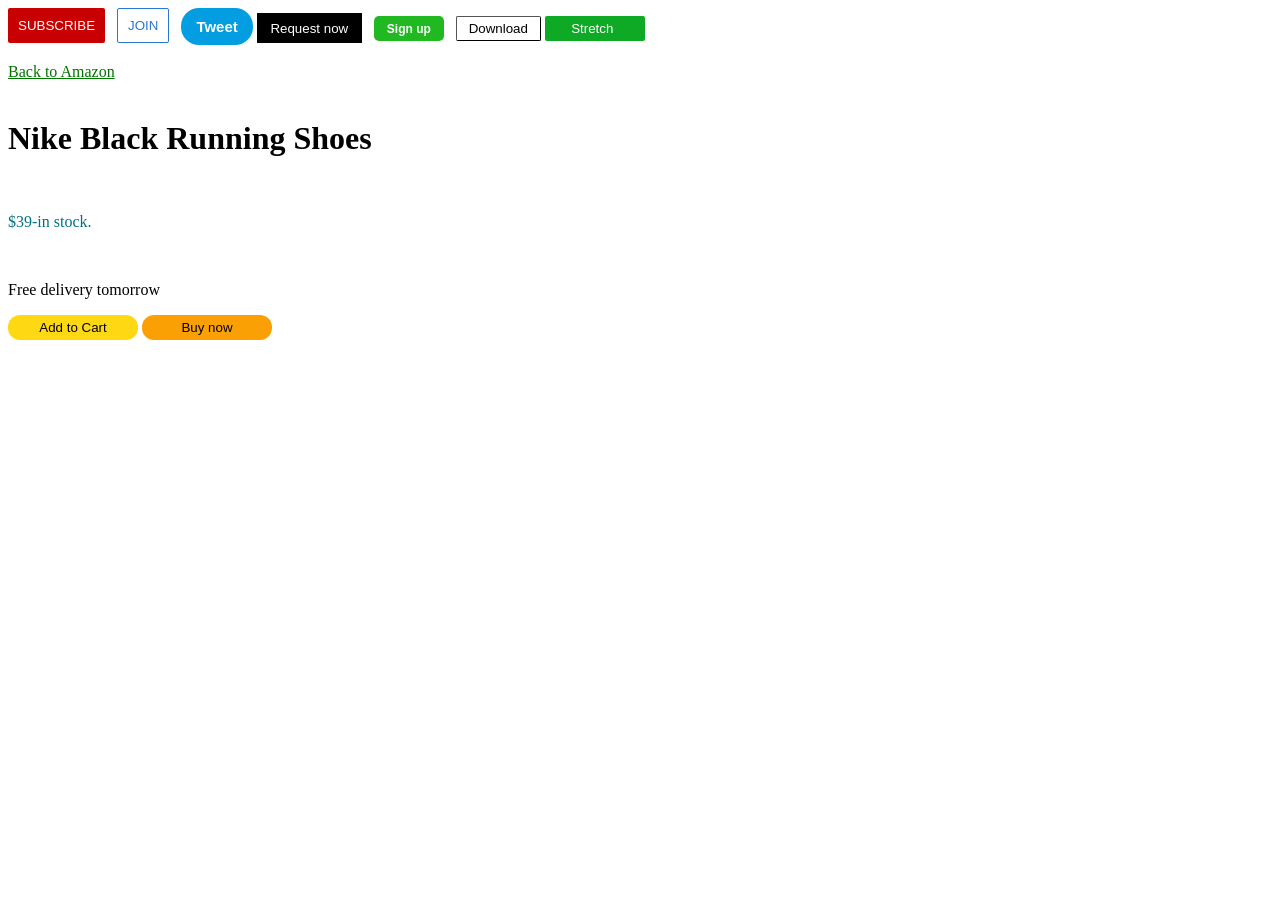
<file: button.html>
<!DOCTYPE html>
<html lang="en">
<head>
    <meta charset="UTF-8">
    <meta name="viewport" content="width=device-width, initial-scale=1.0">
    <title>Buttons</title>
    <link rel="stylesheet" href="buttons.css">
</head>
<body>
    <button class="subscribe-button">
        SUBSCRIBE
    </button>

    <button class="join-button">
        JOIN
    </button>

    <button class="tweet-button">
        Tweet
    </button>

    <button class="request-now-button">
        Request now
    </button>

    <button class="sign-up-button">
        Sign up
    </button>

    <button class="download-button">
        Download
    </button>

    <button class="stretch-button">
        Stretch
    </button>

    <br>
    <br>
    <a href="https://www.amazon.com" class="amazon-link" >Back to Amazon</a>
    <br>
    <br>
    <h1>Nike Black Running Shoes</h1>
    <br>
    <p style="color: rgb(0, 113,133);">$39-in stock.</p>
    <br>
    <p>Free delivery tomorrow</p>

    <button class="add-to-cart-button">
        Add to Cart
    </button>

    <button class="buy-now-button">
        Buy now
    </button>
</body>
</html>
</file>
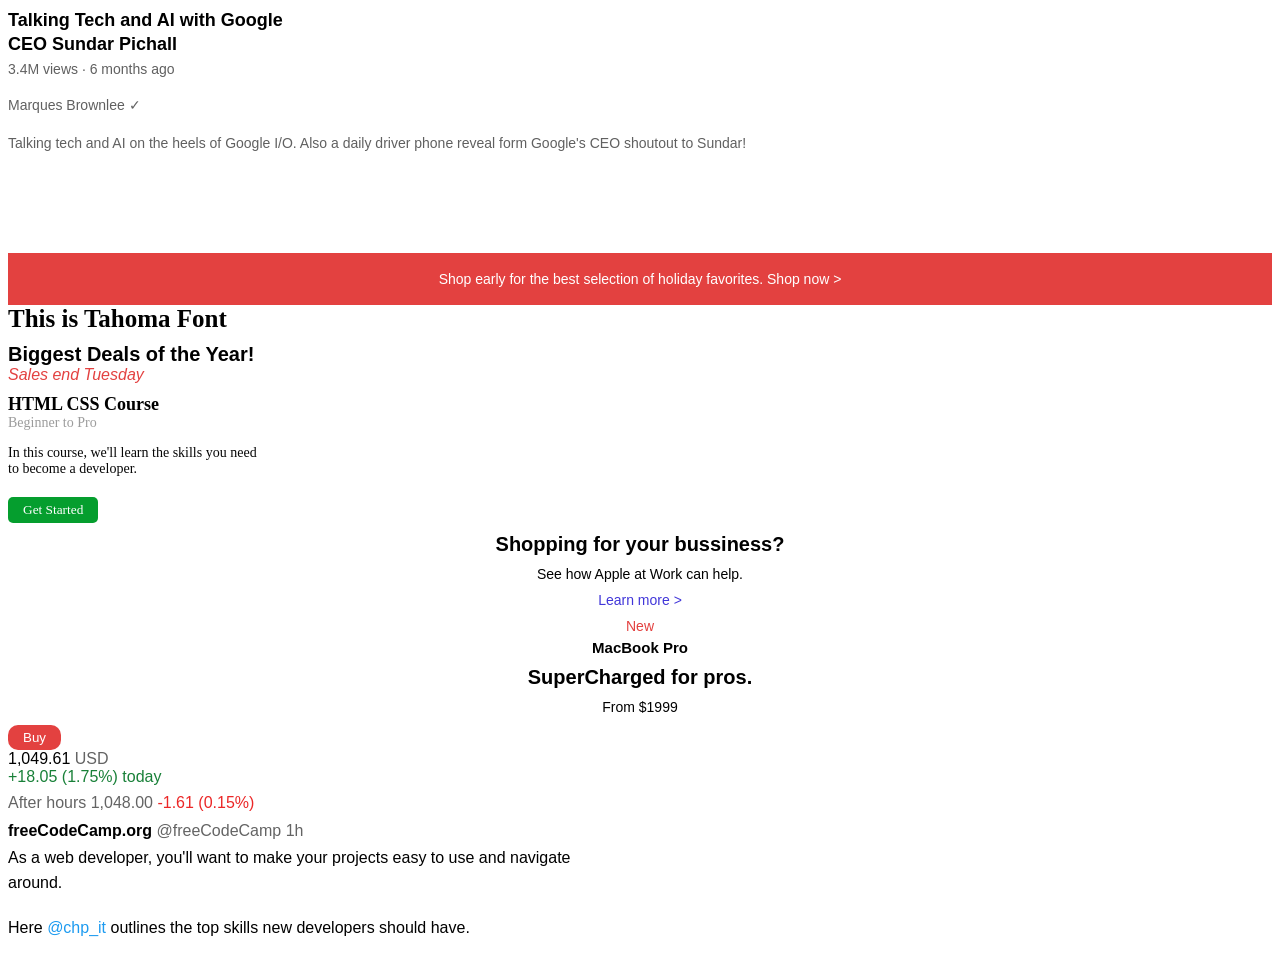
<file: text.html>
<!DOCTYPE html>
<html lang="en">
    <head>
        <meta charset="UTF-8">
        <meta name="viewport" content="width=device-width, initial-scale=1.0">
        <title>Document</title>
        <link rel="stylesheet" href="text.css">
    </head>
        <body>
            <p class="video-title">
                Talking Tech and AI with Google CEO Sundar Pichall
            </p>
            
            <p class="video-status">
                3.4M views &#183; 6 months ago
            </p>
            
            <p class="video-author">
                Marques Brownlee &#10003;
            </p>
            
            <p class="video-description">
                Talking tech and AI on the heels of Google I/O. 
                Also a daily driver phone reveal form Google's CEO shoutout to Sundar!
            </p>
            
            <p class="apple-text">
                Shop early for the best selection of holiday favorites. <span class="underline">Shop now &gt;</span>
            </p>
            
            <p class="Excersice-1">
                This is Tahoma Font
            </p>
            
            <p class="Excersice-2">
                Biggest Deals of the Year!
            </p>
            
            <p class="Excersice-2b">
                Sales end Tuesday
            </p>
            
            <p class="Excersice-3">
                HTML CSS Course
            </p>
            
            <p class="Excersice-3b">
                Beginner to Pro
            </p>
            
            <p class="Exercise-3c">
                In this course, we'll learn the skills you need to become a developer.
            </p>
            
            <button class="Get-Started">
                Get Started
            </button>
            
            <p class="Exercise-4">
                Shopping for your bussiness?
            </p>
            
            <p class="Exercise-4b">
                See how Apple at Work can help.
            </p>
            
            <p class="Exercise-4c">
                Learn more &gt;
            </p>
            
            <p class="Exercise-5">
                New
            </p>
            
            <p class="Exercise-5b">
                MacBook Pro
            </p>
            
            <p class="Exercise-4">
                SuperCharged for pros.
            </p>
            
            <p class="Exercise-4b">
                From $1999
            </p>
            
            <button class="buy-button">
                Buy 
            </button>
            
            <p class="price">
                1,049.61 <span class="currency">USD</span>
            </p>
            
            <p class="change">
                +18.05 (1.75%) today
            </p>
            
            <p class="after-hours">
                After hours 1,048.00
                <span class="after-hours-change">-1.61 (0.15%)</span>
            </p>
            
            <p class="tweet-header">
                <span class="tweet-author">freeCodeCamp.org</span>
                <span class="tweet-info">@freeCodeCamp 1h</span>
            </p>
            
            <p class="tweet">
                As a web developer, you'll want to make your projects easy to use and navigate around.
            </p>
            
            <p class="tweet">
                Here <span class="twitter-handle">@chp_it</span> outlines the top skills new developers should have.
            </p>
        </body>
</html>
</file>
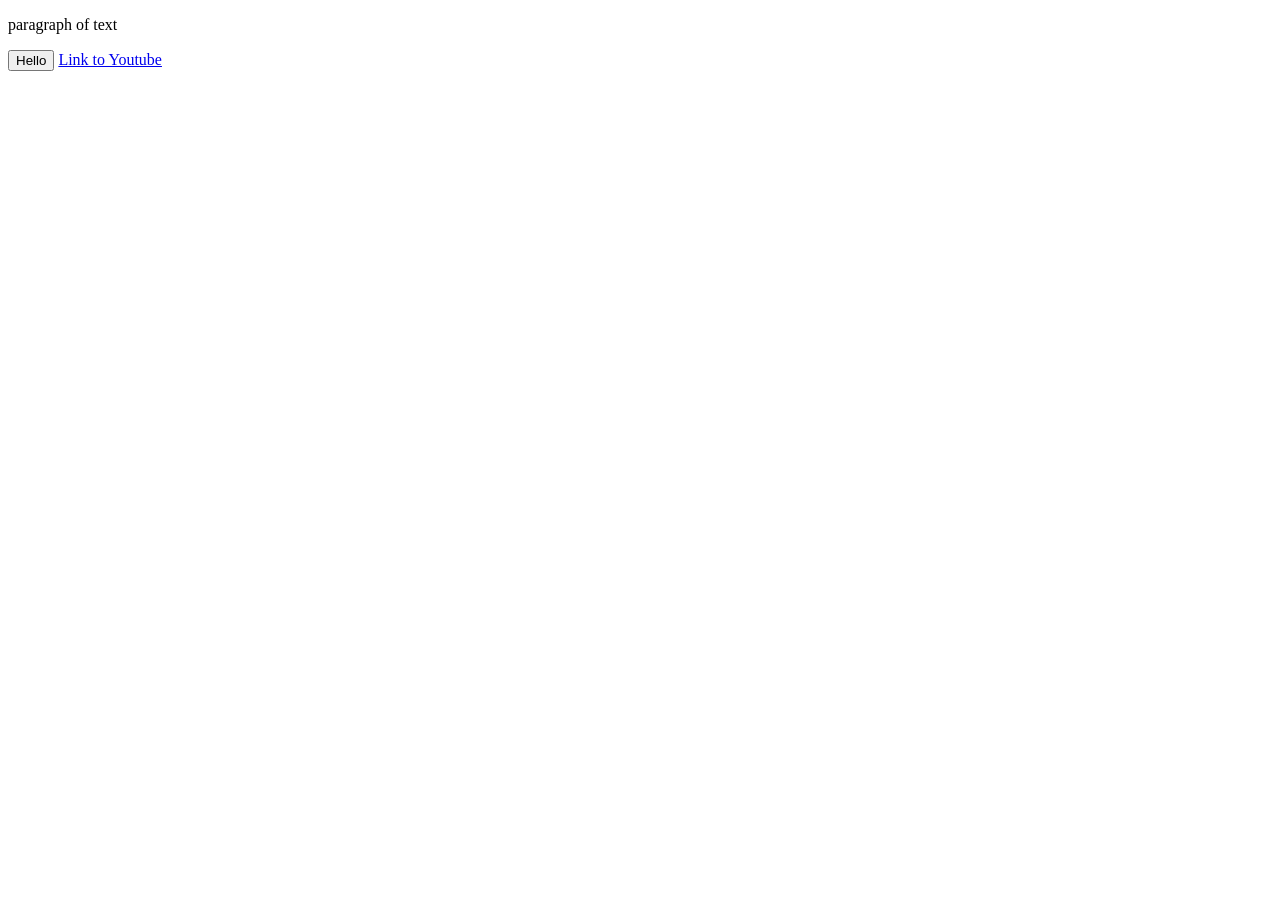
<file: website.html>
<!DOCTYPE html>
<html lang="en">
<head>
    <meta charset="UTF-8">
    <meta name="viewport" content="width=device-width, initial-scale=1.0">
    <title>Document</title>
</head>
<body>
    <p>
        paragraph of text
    </p>
    <button>
        Hello
    </button>
    <a href="https://www.youtube.com/" target="_blank">
        Link to Youtube
    </a> 
</body>
</html>
</file>
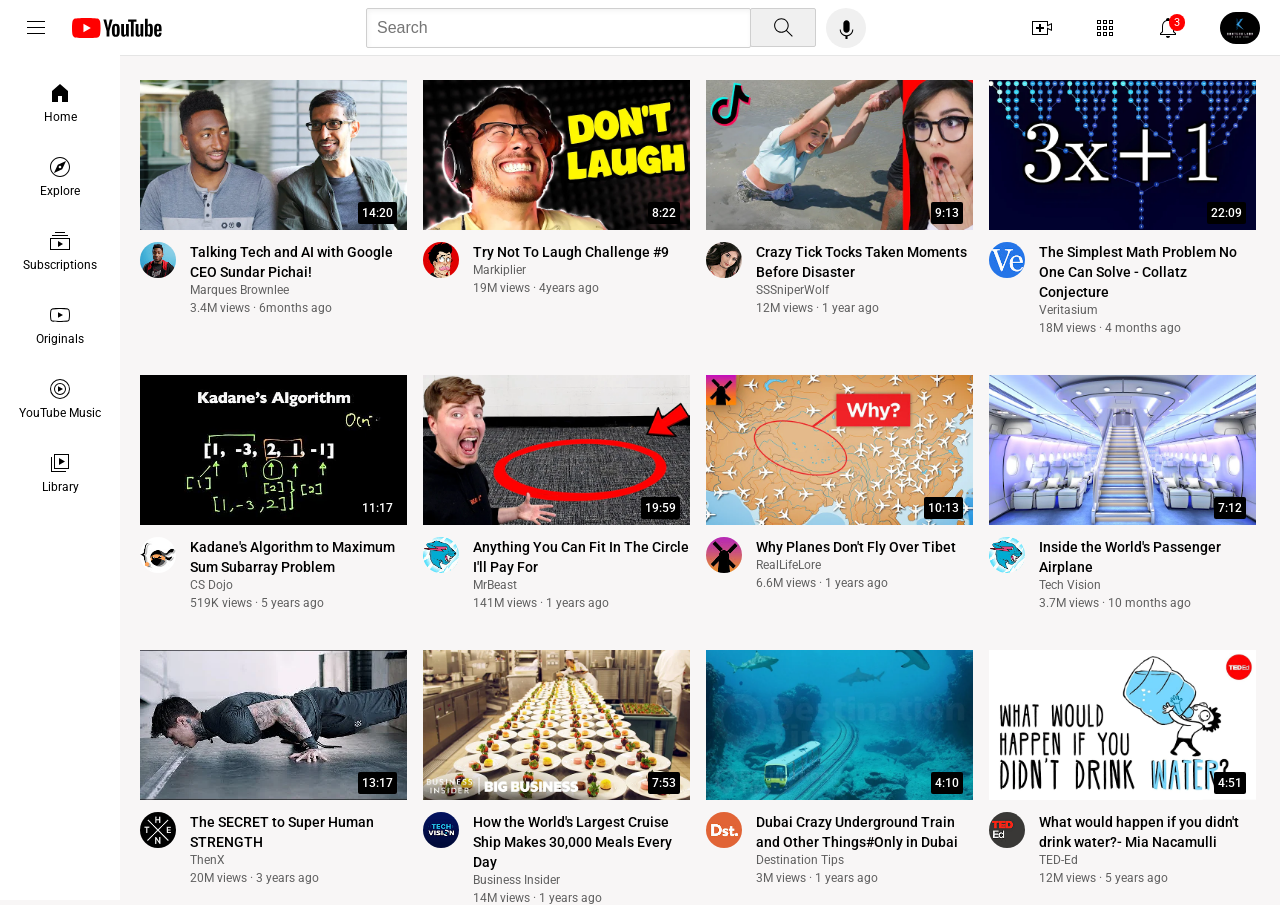
<file: youtube.html>
<!DOCTYPE html>
<html lang="en">
    <head>
        <meta charset="UTF-8">
        <meta name="viewport" content="width=device-width, initial-scale=1.0">
        <title>Youtube.com(Clone)</title>
        <link rel="preconnect" href="https://fonts.googleapis.com">
        <link rel="preconnect" href="https://fonts.gstatic.com" crossorigin>
        <link href="https://fonts.googleapis.com/css2?family=Roboto:ital,wght@0,100..900;1,100..900&display=swap" rel="stylesheet">
        <link rel="stylesheet" href="styles/general.css">
        <link rel="stylesheet" href="styles/video.css">
        <link rel="stylesheet" href="styles/header.css">
        <link rel="stylesheet" href="styles/sidebar.css">
    </head>
    <body>
        <div class="header">
            <div class="left-section">
                <img class="hamburger-menu" src="icons/hamburger-menu.svg" alt="">
                <img class="youtube-logo" src="icons/youtube-logo.svg" alt="">
            </div>
            <div class="middle-section">
                <input class= "search-bar" type="text" placeholder="Search">
                <button class= "search-button">
                    <img  class="search-icon" src="icons/search.svg" alt="">
                    <div class="tooltip">
                        Search
                    </div>
                </button>
                <button class="voice-search-button">
                    <img class="voice-search-icon" src="icons/voice-search-icon.svg" alt="">
                    <div class="tooltip">
                        Search by voice
                    </div>
                </button>
            </div>
            <div class="right-section">
                <div class="upload-icon-container">
                    <img class="upload-icon" src="icons/upload.svg" alt="">
                    <div class="tooltip">
                        Create
                    </div>
                </div>
                <div class="youtube-apps-icon-container">
                    <img class="youtube-apps-icon" src="icons/youtube-apps.svg" alt="">
                    <div class="tooltip">
                        YouTube apps
                    </div>
                </div>
                <div class="notification-icon-container">
                    <div class="notification-icon-container">
                        <img class="notification-icon" src="icons/notifications.svg" alt="">
                        <div class="notification-count">3</div>
                    </div>
                    <div class="tooltip">
                        Notifications
                    </div>
                </div>
                
                <img class="current-user-picture" src="channel-pictures/Screenshot 2024-10-23 064916.png" alt="">
            </div>
        </div>
        <div class="sidebar">
            <div class="sidebar-link">
                <img src="icons/home.svg" alt="">
                <div>
                    Home
                </div>
            </div>
            <div class="sidebar-link">
                <img src="icons/explore.svg" alt="">
                <div>
                    Explore
                </div>
            </div>
            <div class="sidebar-link">
                <img src="icons/subscriptions.svg" alt="">
                <div>
                    Subscriptions
                </div>
            </div>
            <div class="sidebar-link">
                <img src="icons/originals.svg" alt="">
                <div>
                    Originals
                </div>
            </div>
            <div class="sidebar-link">
                <img src="icons/youtube-music.svg" alt="">
                <div>
                    YouTube Music
                </div>
            </div>
            <div class="sidebar-link">
                <img src="icons/library.svg" alt="">
                <div class="library">
                    Library
                </div>
            </div>
        </div>
        <div class="video-grid">
            <div class="video-preview">
                <div class="Thumbnail-row">
                    <img class="Thumbnail" src="Thumbnails/thumbnail-1.webp" alt="">
                    <div class="video-time">
                        14:20
                    </div>
                </div>
                <div class="video-info-grid">
                    <div class="channel-picture">
                        <img class="profile-picture" src="channel-pictures/channel-1.jpeg" alt="">
                    </div>
                    <div class="video-info">
                        <p class="video-title">
                            Talking Tech and AI with Google CEO Sundar Pichai!
                        </p>
                        <p class="video-author">
                            Marques Brownlee
                        </p>
                        <p class="video-stats">
                            3.4M views &middot; 6months ago
                        </p>
                    </div>
                            
                </div>
    
            </div>
            <div class="video-preview">
                <div class="Thumbnail-row">
                    <img class="Thumbnail" src="Thumbnails/thumbnail-2.webp" alt="">
                    <div class="video-time">
                        8:22
                    </div>
                </div>
                <div class="video-info-grid">
                    <div class="channel-picture">
                        <img class="profile-picture" src="channel-pictures/channel-2.jpeg" alt="">
                    </div>
                    <div class="video-info">
                        <p class="video-title">
                            Try Not To Laugh Challenge #9
                        </p>
                        <p class="video-author">
                            Markiplier
                        </p>
                        <p class="video-stats">
                            19M views &middot; 4years ago
                        </p>
                    </div>    
                </div>
            </div>
            <div class="video-preview">
                <div class="Thumbnail-row">
                    <img class="Thumbnail" src="Thumbnails/thumbnail-3.webp" alt="">
                    <div class="video-time">
                        9:13
                    </div>
                </div>
                <div class="video-info-grid">
                    <div class="channel-picture">
                        <img class="profile-picture" src="channel-pictures/channel-3.jpeg" alt="">
                    </div>
                    <div class="video-info">
                        <p class="video-title">
                            Crazy Tick Tocks Taken Moments Before Disaster
                        </p>
                        <p class="video-author">
                            SSSniperWolf
                        </p>
                        <p class="video-stats">
                            12M views &middot; 1 year ago
                        </p>
                    </div>
                            
                </div>
    
            </div>
            <div class="video-preview">
                <div class="Thumbnail-row">
                    <img class="Thumbnail" src="Thumbnails/thumbnail-4.webp" alt="">
                    <div class="video-time">
                        22:09
                    </div>
                </div>
                <div class="video-info-grid">
                    <div class="channel-picture">
                        <img class="profile-picture" src="channel-pictures/channel-4.jpeg" alt="">
                    </div>
                    <div class="video-info">
                        <p class="video-title">
                            The Simplest Math Problem No One Can Solve - Collatz Conjecture
                        </p>
                        <p class="video-author">
                            Veritasium
                        </p>
                        <p class="video-stats">
                            18M views &middot; 4 months ago
                        </p>
                    </div>    
                </div>
            </div>
            <div class="video-preview">
                <div class="Thumbnail-row">
                    <img class="Thumbnail" src="Thumbnails/thumbnail-5.webp" alt="">
                    <div class="video-time">
                        11:17
                    </div>
                </div>
                <div class="video-info-grid">
                    <div class="channel-picture">
                        <img class="profile-picture" src="channel-pictures/channel-5.jpeg" alt="">
                    </div>
                    <div class="video-info">
                        <p class="video-title">
                            Kadane's Algorithm to Maximum Sum Subarray Problem
                        </p>
                        <p class="video-author">
                            CS Dojo
                        </p>
                        <p class="video-stats">
                            519K views &middot; 5 years ago
                        </p>
                    </div>
                            
                </div>
    
            </div>
            <div class="video-preview">
                <div class="Thumbnail-row">
                    <img class="Thumbnail" src="Thumbnails/thumbnail-6.webp" alt="">
                    <div class="video-time">
                        19:59
                    </div>
                </div>
                <div class="video-info-grid">
                    <div class="channel-picture">
                        <img class="profile-picture" src="channel-pictures/channel-6.jpeg" alt="">
                    </div>
                    <div class="video-info">
                        <p class="video-title">
                            Anything You Can Fit In The Circle I&apos;ll Pay For
                        </p>
                        <p class="video-author">
                            MrBeast
                        </p>
                        <p class="video-stats">
                            141M views &middot; 1 years ago
                        </p>
                    </div>    
                </div>
            </div>
            <div class="video-preview">
                <div class="Thumbnail-row">
                    <img class="Thumbnail" src="Thumbnails/thumbnail-7.webp" alt="">
                    <div class="video-time">
                        10:13
                    </div>
                </div>
                <div class="video-info-grid">
                    <div class="channel-picture">
                        <img class="profile-picture" src="channel-pictures/channel-7.jpeg" alt="">
                    </div>
                    <div class="video-info">
                        <p class="video-title">
                            Why Planes Don&apos;t Fly Over Tibet
                        </p>
                        <p class="video-author">
                            RealLifeLore
                        </p>
                        <p class="video-stats">
                            6.6M views &middot; 1 years ago
                        </p>
                    </div>    
                </div>
            </div>
            <div class="video-preview">
                <div class="Thumbnail-row">
                    <img class="Thumbnail" src="Thumbnails/thumbnail-8.webp" alt="">
                    <div class="video-time">
                        7:12
                    </div>
                </div>
                <div class="video-info-grid">
                    <div class="channel-picture">
                        <img class="profile-picture" src="channel-pictures/channel-6.jpeg" alt="">
                    </div>
                    <div class="video-info">
                        <p class="video-title">
                            Inside the World&apos;s Passenger Airplane
                        </p>
                        <p class="video-author">
                            Tech Vision
                        </p>
                        <p class="video-stats">
                            3.7M views &middot; 10 months ago
                        </p>
                    </div>    
                </div>
            </div>
            <div class="video-preview">
                <div class="Thumbnail-row">
                    <img class="Thumbnail" src="Thumbnails/thumbnail-9.webp" alt="">
                    <div class="video-time">
                        13:17
                    </div>
                </div>
                <div class="video-info-grid">
                    <div class="channel-picture">
                        <img class="profile-picture" src="channel-pictures/channel-9.jpeg" alt="">
                    </div>
                    <div class="video-info">
                        <p class="video-title">
                            The SECRET to Super Human STRENGTH
                        </p>
                        <p class="video-author">
                            ThenX
                        </p>
                        <p class="video-stats">
                            20M views &middot; 3 years ago
                        </p>
                    </div>    
                </div>
            </div>
            <div class="video-preview">
                <div class="Thumbnail-row">
                    <img class="Thumbnail" src="Thumbnails/thumbnail-10.webp" alt="">
                    <div class="video-time">
                        7:53
                    </div>
                </div>
                <div class="video-info-grid">
                    <div class="channel-picture">
                        <img class="profile-picture" src="channel-pictures/channel-8.jpeg" alt="">
                    </div>
                    <div class="video-info">
                        <p class="video-title">
                            How the World&apos;s Largest Cruise Ship Makes 30,000 Meals Every Day
                        </p>
                        <p class="video-author">
                            Business Insider
                        </p>
                        <p class="video-stats">
                            14M views &middot; 1 years ago
                        </p>
                    </div>    
                </div>
            </div>
            <div class="video-preview">
                <div class="Thumbnail-row">
                    <img class="Thumbnail" src="Thumbnails/thumbnail-11.webp" alt="">
                    <div class="video-time">
                        4:10
                    </div>
                </div>
                <div class="video-info-grid">
                    <div class="channel-picture">
                        <img class="profile-picture" src="channel-pictures/channel-11.jpeg" alt="">
                    </div>
                    <div class="video-info">
                        <p class="video-title">
                            Dubai Crazy Underground Train and Other Things&#x23;Only in Dubai
                        </p>
                        <p class="video-author">
                            Destination Tips
                        </p>
                        <p class="video-stats">
                            3M views &middot; 1 years ago
                        </p>
                    </div>    
                </div>
            </div>
            <div class="video-preview">
                <div class="Thumbnail-row">
                    <img class="Thumbnail" src="Thumbnails/thumbnail-12.webp" alt="">
                    <div class="video-time">
                        4:51
                    </div>
                </div>
                <div class="video-info-grid">
                    <div class="channel-picture">
                        <img class="profile-picture" src="channel-pictures/channel-12.jpeg" alt="">
                    </div>
                    <div class="video-info">
                        <p class="video-title">
                            What would happen if you didn&apos;t drink water&quest;&dash; Mia Nacamulli
                        </p>
                        <p class="video-author">
                            TED-Ed
                        </p>
                        <p class="video-stats">
                            12M views &middot; 5 years ago
                        </p>
                    </div>    
                </div>
            </div>
        </div>
    </body> 
</html>
</file>
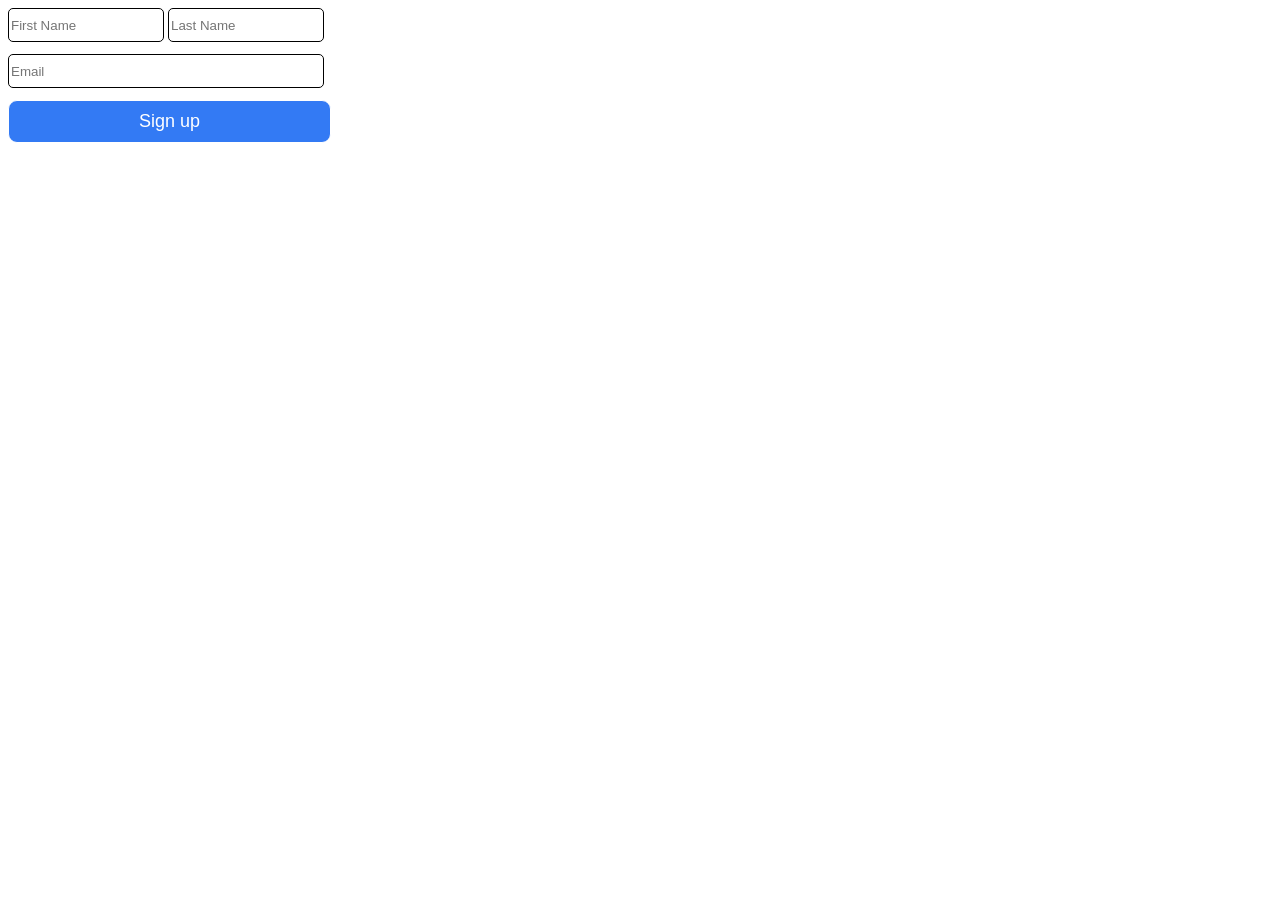
<file: Exercises/Ex2.html>
<!DOCTYPE html>
<html lang="en">
<head>
    <meta charset="UTF-8">
    <meta name="viewport" content="width=device-width, initial-scale=1.0">
    <title>
        Sign up form
    </title>
    <style>
        .First {
            height: 30px;
            width: 150px;
            border-radius: 5px;
            border: solid 1px;
        }
        .Last {
            height: 30px;
            width: 150px;
            border-radius: 5px;
            border: solid 1px;
        }
        .Email {
            height: 30px;
            width: 310px;
            border-radius: 5px;
            border: solid 1px;
            display: block;
            margin-top: 12px;
        }
        .Sign-up {
            padding-right: 130px;
            padding-left: 130px;
            padding-top: 10px;
            padding-bottom: 10px;
            background-color: rgb(51, 122, 244);
            color: white;
            font-family: Arial;
            font-size: 18px;
            border-radius: 9px;
            border: solid 1px;
            display: block;
            margin-top: 12px;
            
        }
    </style>
</head>
<body>
    <input class= "First" type="text" placeholder="First Name">
    <input class="Last" type="text" placeholder="Last Name">
    <input class="Email" type="text" placeholder="Email">
    <button class="Sign-up">
        Sign up
    </button>
</body>
</html>
</file>
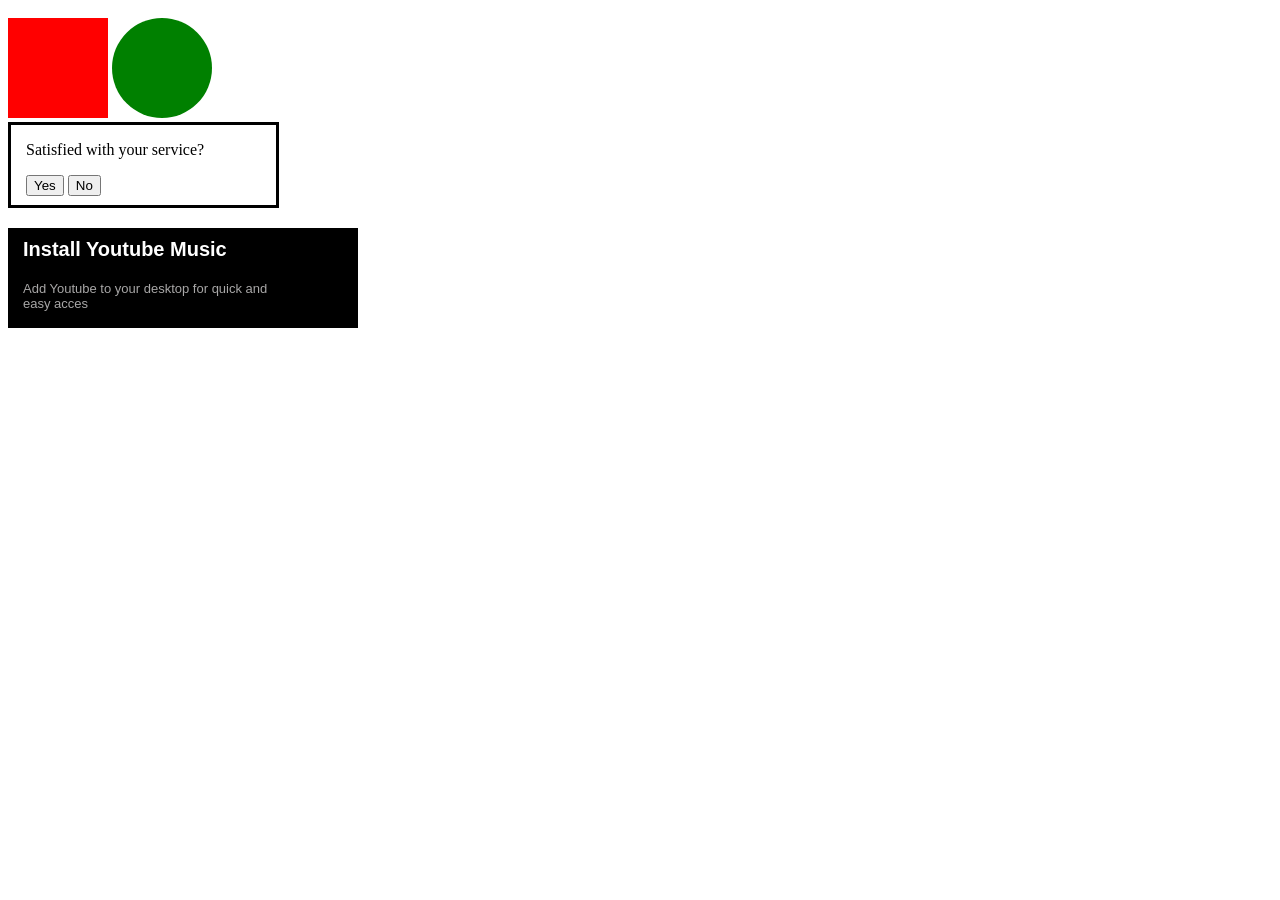
<file: Exercises/Ex3.html>
<!DOCTYPE html>
<html lang="en">
<head>
    <meta charset="UTF-8">
    <meta name="viewport" content="width=device-width, initial-scale=1.0">
    <title>Document</title>
    <style>
        .container {
            background-color: red;
            width: 100px;
            height: 100px;
            display:inline-block;
        }
        .container2 {
            background-color: green;
            width: 100px;
            height: 100px;
            border-radius: 100px;
            margin-top: 10px;
            display: inline-block;
        }
        .container3 {
            border: solid;
            width: 250px;
            height: 80px;
            padding-left: 15px;
        }
        .container4 {
            background-color: black;
            color: white;
            width: 350px;
            height: 100px;
        }
        .text {
            font-weight: bold;
            font-size: 20px;
            font-family: Arial;
            padding-top: 10px;
            padding-left: 15px
        }
        .text2 {
            width: 300px;
            font-family: Arial;
            padding-left: 15px;
            color: rgb(168, 167, 167);
            font-size: 13px;
            width:250px;
        }
    </style>
</head>
<body>
    <div class="container">

    </div>
    <div class="container2">

    </div>

    <div class="container3">
        <p>
            Satisfied with your service?
        </p>
        <button>
            Yes
        </button>
        <button>
            No
        </button>
    </div>
    <div class="container4">
        <p class="text">
            Install Youtube Music
        </p>
        <p class="text2">
            Add Youtube to your desktop for quick and easy acces
        </p>
    </div>
</body>
</html>
</file>
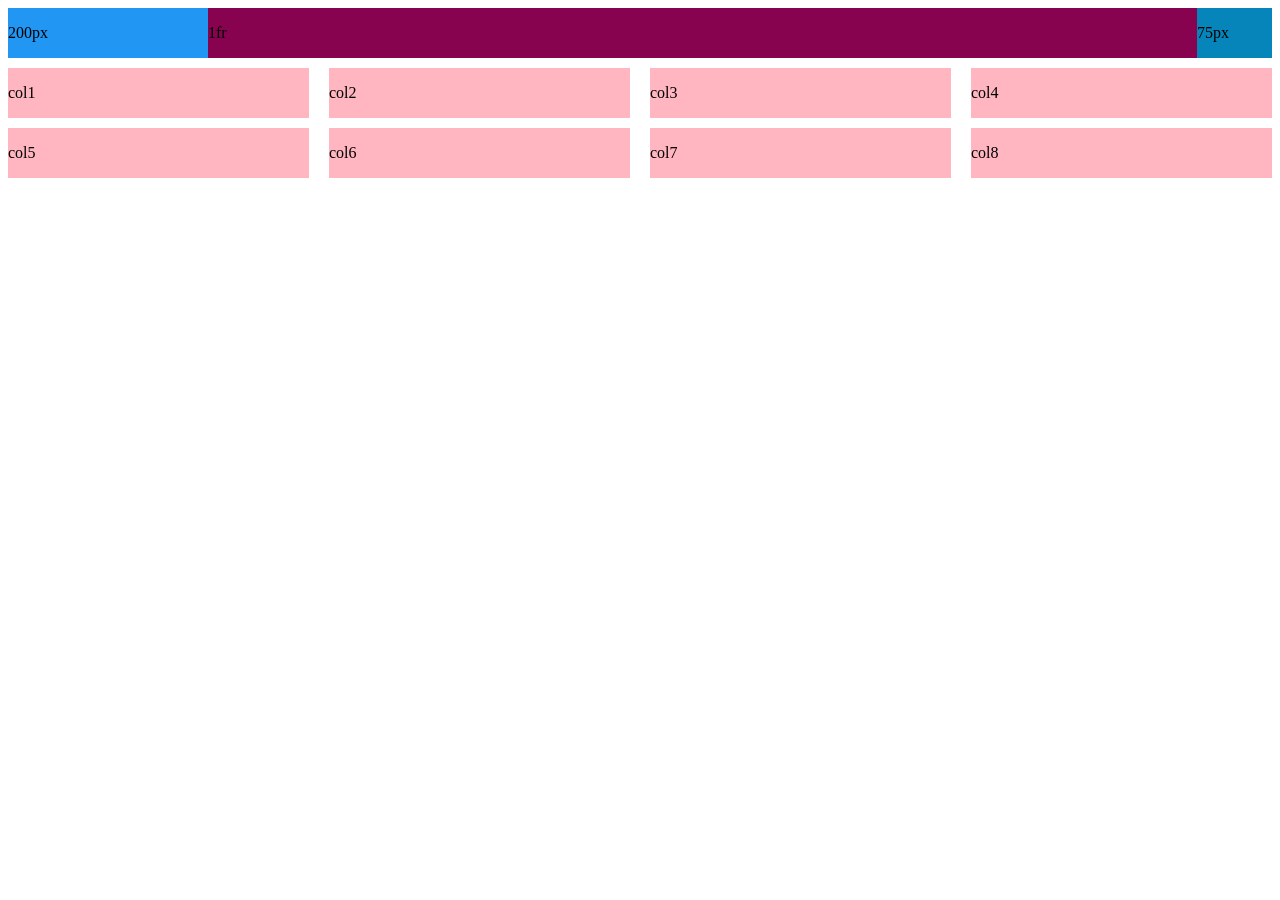
<file: Exercises/Ex4.html>
<!DOCTYPE html>
<html lang="en">
<head>
    <meta charset="UTF-8">
    <meta name="viewport" content="width=device-width, initial-scale=1.0">
    <title>Document</title>
    <style>
        .grid-container1 {
            display: grid;
            grid-template-columns: 200px 1fr 75px;
            margin-bottom: 10px;
        }
        .grid-container2 {
            display: grid;
            grid-template-columns: 1fr 1fr 1fr 1fr;
            column-gap: 20px;
            row-gap: 10px;
        }
        .ligntpink {
            background-color: lightpink;
        }
        .grid1 {
            background-color: #2196F3;
        }
        .grid2 {
            background-color: #870350;
        }
        .grid3 {
            background-color: #0685bb;
        }
    </style>
</head>
<body>
    <div class="grid-container1">
        <div class = "grid1">
            <p>200px</p>
        </div>
        <div class="grid2">
            <p>1fr</p>
        </div>
        <div class="grid3">
            <p>75px</p>
        </div>
    </div>
    <div class="grid-container2">
        <div class="ligntpink">
            <p>col1</p>
        </div>
        <div class="ligntpink">
            <p>col2</p>
        </div>
        <div class="ligntpink">
            <p>col3</p>
        </div>
        <div class="ligntpink">
            <p>col4</p>
        </div>
        <div class="ligntpink">
            <p>col5</p>
        </div>
        <div class="ligntpink">
            <p>col6</p>
        </div>
        <div class="ligntpink">
            <p>col7</p>
        </div>
        <div class="ligntpink">
            <p>col8</p>
        </div>
    </div>
</body>
</html>
</file>
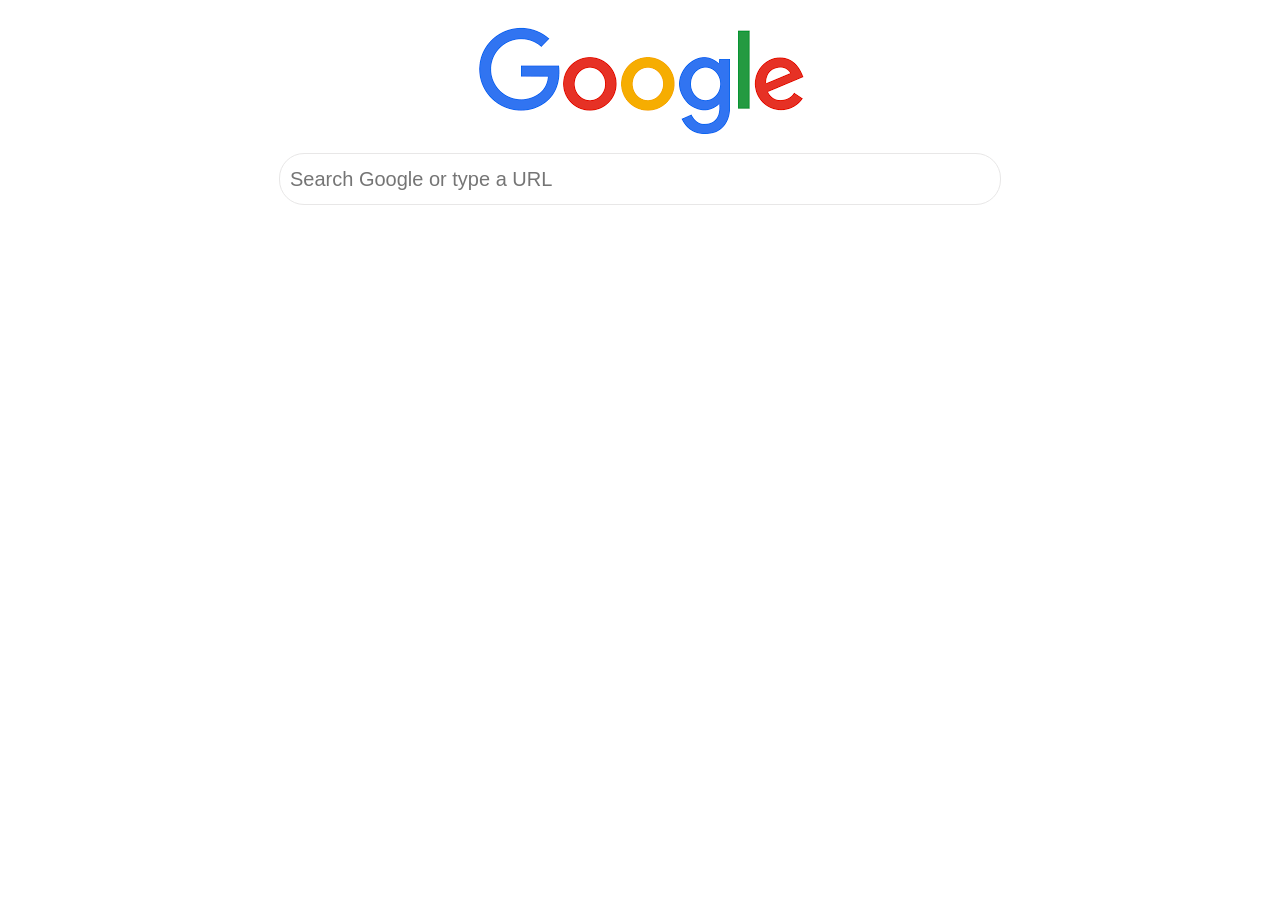
<file: Exercises/Exercise.html>
<!DOCTYPE html>
<html lang="en">
<head>
    <meta charset="UTF-8">
    <meta name="viewport" content="width=\, initial-scale=1.0">
    <title>Document</title>
    <style>
        .logo{
            display: block;
            margin: 0 auto;

        }
        .Search {
            width: 700px;
            height: 30px;
            border-radius: 25px;
            border: 1px solid black;
            padding: 10px;
            font-size: 20px;
            display: block;
            margin: 0 auto;
            border-color: rgb(232, 231, 231);
        }
    </style>
</head>
<body>
    <img class="logo" src="Assets/download (1).png" alt="">
    <input class="Search" type="text" placeholder="Search Google or type a URL">
</body>
</html>
</file>
<file: main.css>
body {
    background-color: red;  
    padding: 100%;
}
body h1 {
    color: #ffffff;
}
</file>
<file: buttons.css>
.subscribe-button {
    background-color: rgb(200, 0, 0);
    color: white;
    border: none;
    border-radius: 2px;
    cursor: pointer;
    margin-right: 8px;
    transition: opacity 0.15s;
    padding-top: 10px;
    padding-bottom: 10px;
    padding-left: 10px;
    padding-right: 10px;
    vertical-align: top;

}

.subscribe-button:hover {
    background-color: rgb(200, 0, 0);
    color: white;
    border: none;
    height: 36px;
    width: 105px;
    border-radius: 2px;
    cursor: pointer;
    margin-right: 8px;
    opacity: 0.8;
}


.subscribe-button:active {
    opacity: 0.5;
}

.join-button {
    background-color: white;
    border-color: rgb(41, 118, 211);
    border-style: solid;
    border-width: 1px;
    color: rgb(41, 118, 211);
    padding-top: 9px;
    padding-bottom: 9px;
    padding-right:10px;
    padding-left: 10px;
    border-radius: 2px;
    vertical-align: top;
    cursor: pointer;
    transition: background-color 1s,
    color 1s;
}

.join-button:hover {
    background-color: rgb(41, 118, 211);
    color: white;
}

.join-button:active{
    opacity: 0.7;
}

.tweet-button {
    color: white;
    background-color: rgb(2, 158, 225);
    padding-top: 10px;
    padding-bottom: 10px;
    padding-left: 15px;
    padding-right: 15px;
    border-radius: 18px;
    vertical-align: top;
    border: none;
    font: bold 15px Arial;
    cursor: pointer;
    margin-left: 8px;
    transition: box-shadow 0.15s;
}

.tweet-button:hover {
    box-shadow: 3px 3px 10px rgba(0, 0, 0, 0.2);
}

.request-now-button {
    background-color: black;
    color: white;
    height: 30px;
    width: 105px;
    margin-top: 5px;
    border: none;
    cursor: pointer;
}

.request-now-button:hover {
    opacity: 0.8;
}

.add-to-cart-button {
    background-color: rgb(255, 216, 20);
    width: 130px;
    height: 25px;
    border-radius: 12px;
    border: none;
    cursor: pointer;
    transition: opacity 0.15s;
}

.add-to-cart-button:hover {
    opacity: 0.8;
}

.add-to-cart-button:active {
    opacity: 0.5;
}

.buy-now-button {
    background-color: rgb(250, 160, 5);
    width: 130px;
    height: 25px;
    border-radius: 12px;
    border: none;
    cursor: pointer;
    transition: opacity 0.15s;
}

.buy-now-button:hover {
    opacity: 0.9;
}

.buy-now-button:active {
    opacity: 0.5;
}

.sign-up-button {
    background-color: rgb(33, 185, 33);
    border: none;
    margin-left: 8px;
    height: 25px;
    width: 70px;
    border-radius: 5px;
    color: white;
    font: bold 12px Arial;
    cursor: pointer;
}

.sign-up-button:hover {
    box-shadow: 3px 3px 10px rgba(0, 0, 0, 0.2);
}

.download-button {
    margin-left: 8px;
    background-color: white;
    border-width: 0.5px;
    opacity: 0.2px;
    height: 25px;
    width: 85px;
    border-radius: 2px;
    cursor: pointer;
}

.download-button:hover {
    background-color: gray;
    color: white;
}

.amazon-link {
    color: rgb(0, 118,0);
}

.amazon-link:hover {
    color: rgb(185, 75, 2);
}

.stretch-button {
    background-color: rgb(14, 170, 37);
    color: white;
    border: none;
    border-radius: 2px;
    cursor: pointer;
    margin-right: 8px;
    margin-top: 8px;
    padding-top: 5px;
    padding-bottom: 5px;
    padding-left: 5px;
    padding-right: 10px;
    vertical-align: top;
    width: 100px;
    transition: padding 0.2s;
}

.stretch-button:hover {
    padding-top: 15px;
    padding-bottom: 15px;
    padding-left: 30px;
    padding-right: 65px;

}
</file>
<file: text.css>
p {
    font-family: Arial;
    margin-top: 0px;
    margin-bottom: 0px;
}
.video-title {
    font-weight: bold;
    font-size: 18px;
    width: 300px;
    line-height: 24px;
    margin-bottom: 5px;
}
.video-status {
    font-size: 14px;
    color: rgb(96, 96, 96);
    margin-bottom: 20px;
}
.video-author {
    color: rgb(96, 96, 96);
    font-size: 14px;
    margin-bottom: 20px;
}
.video-description {
    width: 300;
    font-size: 14px;
    color: rgb(96, 96, 96);
    line-height: 20px;
    margin-bottom: 100px;
}
.apple-text {
    font-size: 14px;
    color: rgb(96, 96, 96);
    background-color: rgb(227, 65, 64);
    color:white;
    text-align: center;
    padding-top: 18px;
    padding-bottom: 18px;
}
.underline:hover {
    text-decoration: underline;
    cursor: pointer;
}
.Excersice-1 {
    font-family: Tahoma;
    font-size: 25px;
    font-weight: bold;
}
.Excersice-2 {
    font-size: 20px;
    font-weight: bold;
    margin-top: 10px;
}
.Excersice-2b {
    color: rgb(227, 65, 64);
    font-style: italic;
}
.Excersice-3 {
    font-size: 18px;
    font-weight: bold;
    margin-top: 10px;
    font-family: Verdana;
}
.Excersice-3b {
    color: rgb(156, 156, 156);
    font-family: Verdana;
    font-size: 14px;
}
.Exercise-3c {
    font-family: Verdana;
    margin-top: 14px;
    width: 250px;
    font-size: 14px;
    color: rgb(7, 7, 7);
}
.Get-Started {
    margin-top: 20px;
    padding-top: 5px;
    padding-bottom: 5px;
    padding-left: 15px;
    padding-right: 15px;
    border-radius: 5px;
    border: none;
    background-color: rgb(5, 158, 46);
    color: white;
    font-family: Verdana;
}
.Exercise-4 {
    font-size: 20px;
    font-weight: bold;
    margin-top: 10px;
    text-align: center;
}
.Exercise-4b {
    font-size: 14px;
    text-align: center;
    margin-top: 10px;
    font-weight: 500px;
}
.Exercise-4c {
    font-size: 14px;
    color: rgb(65, 54, 217);
    text-align: center;
    margin-top: 10px;
}
.Exercise-5 {
    font-size: 14px;
    color: rgb(227, 65, 64);
    text-align: center;
    margin-top: 10px;
}
.Exercise-5b {
    font-size: 15px;
    font-weight: bold;
    text-align: center;
    margin-top: 5px;
}
.buy-button {
    background-color: rgb(227, 65, 64);
    color: white;
    border: none;
    border-radius: 10px;
    padding-top: 5px;
    padding-bottom: 5px;
    padding-left: 15px;
    padding-right: 15px;
    margin-top: 10px;
    align-content: center;
    text-align: center;
}
.currency {
font-size: 16px;
color: rgb(100, 100, 100);
}
.change {
color: rgb(24, 128, 56);
margin-bottom: 8px;
}
.after-hours {
color: rgb(100, 100, 100);
}
.after-hours-change {
color: rgb(235, 39, 39);
}
.tweet-header {
margin-top: 10px;
margin-bottom: 5px;
}
.tweet-author {
font-weight: bold;
}
.tweet-info {
color: rgb(100, 100, 100);
}
.tweet {
width: 600px;
line-height: 25px;
margin-bottom: 20px;
}
.twitter-handle {
color: rgb(29, 155, 240);
}
</file>
<file: styles/general.css>
p {
    font-family: 'Roboto', Arial;
    margin-top: 0px;
    margin-bottom: 0px;
}
body {
    margin: 0px;
    padding-top: 80px;
    padding-left: 140px;
    padding-right: 24px;
    background-color: rgb(248, 246, 246);
}
</file>
<file: styles/video.css>
.Thumbnail {
    width: 100%;
}

.video-info-grid {
    display: grid;
    grid-template-columns: 50px 1fr
}
.video-grid {
    display: grid;
    grid-template-columns: 1fr 1fr 1fr;
    column-gap: 16px;
    row-gap: 40px;
}

@media (max-width: 768px) {
    .video-grid {
        grid-template-columns: 1fr 1fr;
    }
}

@media (min-width: 1000px) {
    .video-grid {
        grid-template-columns: 1fr 1fr 1fr 1fr;
    }
}
.profile-picture {
    width: 36px;
    border-radius: 50%;
}  
.video-title {
    margin-top: 0;
    font-size: 14px;
    font-weight: 500;
    line-height: 20px;
    margin-bottom: 1px;
}
.Thumbnail-row {
    margin-bottom: 8px;
    position: relative;
}
.video-author,
.video-stats {
    font-size: 12px;
    color: rgb(96, 96, 96);
}
.video-author {
    margin-bottom: 4px;
}

.video-time {
    background-color: black;
    color: white;
    position: absolute;
    bottom: 10px;
    right: 10px;
    font-family: Roboto, Arial;
    font-size: 12px;
    font-weight: 500;
    padding-left: 4px;
    padding-right: 4px;
    padding-top: 4px;
    padding-bottom: 4px;
    border-radius: 2px;
}
</file>
<file: styles/header.css>
.header {
    height: 55px;
    display: flex;
    flex-direction: row;
    justify-content: space-between;
    position: fixed;
    background-color: white;
    top: 0px;
    left: 0px;
    right: 0px;
    border-bottom-width: 1px;
    border-bottom-style: solid;
    border-bottom-color: rgb(229, 229, 229);
    z-index: 1000;
}

.left-section {
    display: flex;
    align-items: center;
}

.hamburger-menu {
    height: 24px;
    margin-left: 24px;
    margin-right: 24px;
}

.youtube-logo {
    height: 20px;
    align-items: center;

}

.middle-section {
    flex: 1;
    margin-left: 70px;
    margin-right: 30px;
    max-width: 500px;
    display: flex;
    align-items: center;
    
}

.right-section {
    width: 250px;
    display: flex;
    align-items: center;
    justify-content: space-between;
    flex-shrink: 0px;
}

.search-button {
    height: 39px;
    width: 66px;
    background-color: rgb(240, 240, 240);
    border-width: 1px;
    border-style: solid;
    border-color: rgb(207, 207, 207);
    margin-left: -1px;
    margin-right: 10px;
    border-radius: 2px;
    position: relative;
}

.voice-search-button {
    height: 40px;
    width: 40px;
    border-radius: 20px;
    border: none;
    background-color: rgb(240, 240, 240);
}

.search-bar {
    flex: 1;
    height: 36px;
    padding-left: 10px;
    font-size: 16px;
    border-width: 1px;
    border-style: solid;
    border-color: rgb(207, 207, 207);
    border-radius: 2px;
    box-shadow: inset  1px 2px 5px 0 rgba(0,0,0,0.05);
    width: 0px;
}

.search-bar::placeholder m{
    font-family: Roboto, Arial;
    font-size: 16px;
}

.search-icon {
    height: 25px;
}

.voice-search-icon {
    height: 25px;
    margin-top: 4px;
}

.upload-icon {
    height: 24px;
}

.youtube-apps-icon {
    height: 24px;
}

.notification-icon {
    height: 24px;
}

.current-user-picture {
    height: 32px;
    border-radius: 16px;
    margin-right: 20px;
}

.notification-icon-container {
    position: relative;
}

.notification-count {
    position: absolute;
    top:-2px;
    right:-5px;
    background-color: red;
    color: white;
    font-family: Roboto, Arial;
    font-size: 11px;
    padding-left: 5px;
    padding-right: 5px;
    padding-bottom: 2px;
    padding-top: 2px;
    border-radius: 10px;
}

.search-button,
.voice-search-button,
.upload-icon-container,
.youtube-apps-icon-container,
.notification-icon-container{
    position: relative;
    display: flex;
    align-items: center;
    justify-content: center;
}

.search-button .tooltip,
.voice-search-button .tooltip,
.upload-icon-container .tooltip,
.youtube-apps-icon-container .tooltip,
.notification-icon-container .tooltip{
    position: absolute;
    background-color: black;
    color: white;
    padding-left: 8px;
    padding-right: 8px;
    padding-top: 4px;
    padding-bottom: 4px;
    border-radius: 2px;
    font-family: Roboto, Arial;
    font-size: 12px;
    bottom: -30px;
    opacity: 0;
    transition: opacity 0.15s;
    pointer-events: none;
    white-space: nowrap;
    z-index: 1001;
    font-family: Roboto, Arial;
}

.search-button:hover .tooltip,
.voice-search-button:hover .tooltip,
.upload-icon-container:hover .tooltip,
.youtube-apps-icon-container:hover .tooltip,
.notification-icon-container:hover .tooltip{
    opacity: 1;
}
</file>
<file: styles/sidebar.css>
.sidebar {
    position: fixed;
    bottom: 0px;
    left: 0px;
    top: 55px;
    background-color: white;
    width: 72px;
    z-index: 2000;
    padding-top: 10px;
    padding-right: 15px;
    padding-left: 15px;
    width: 90px;
}

.sidebar-link {
    height: 74px;
    display: flex;
    justify-content: center;
    align-items: center;
    flex-direction: column;
}

.sidebar-link:hover {
    background-color: rgb(231, 230, 230);
    cursor: pointer;
}

.sidebar-link img {
    height: 24px;
     margin-bottom: 5px;
}

.sidebar-link div {
    font-family: Roboto, Arial;
    font-size: 12px;
}
</file>
